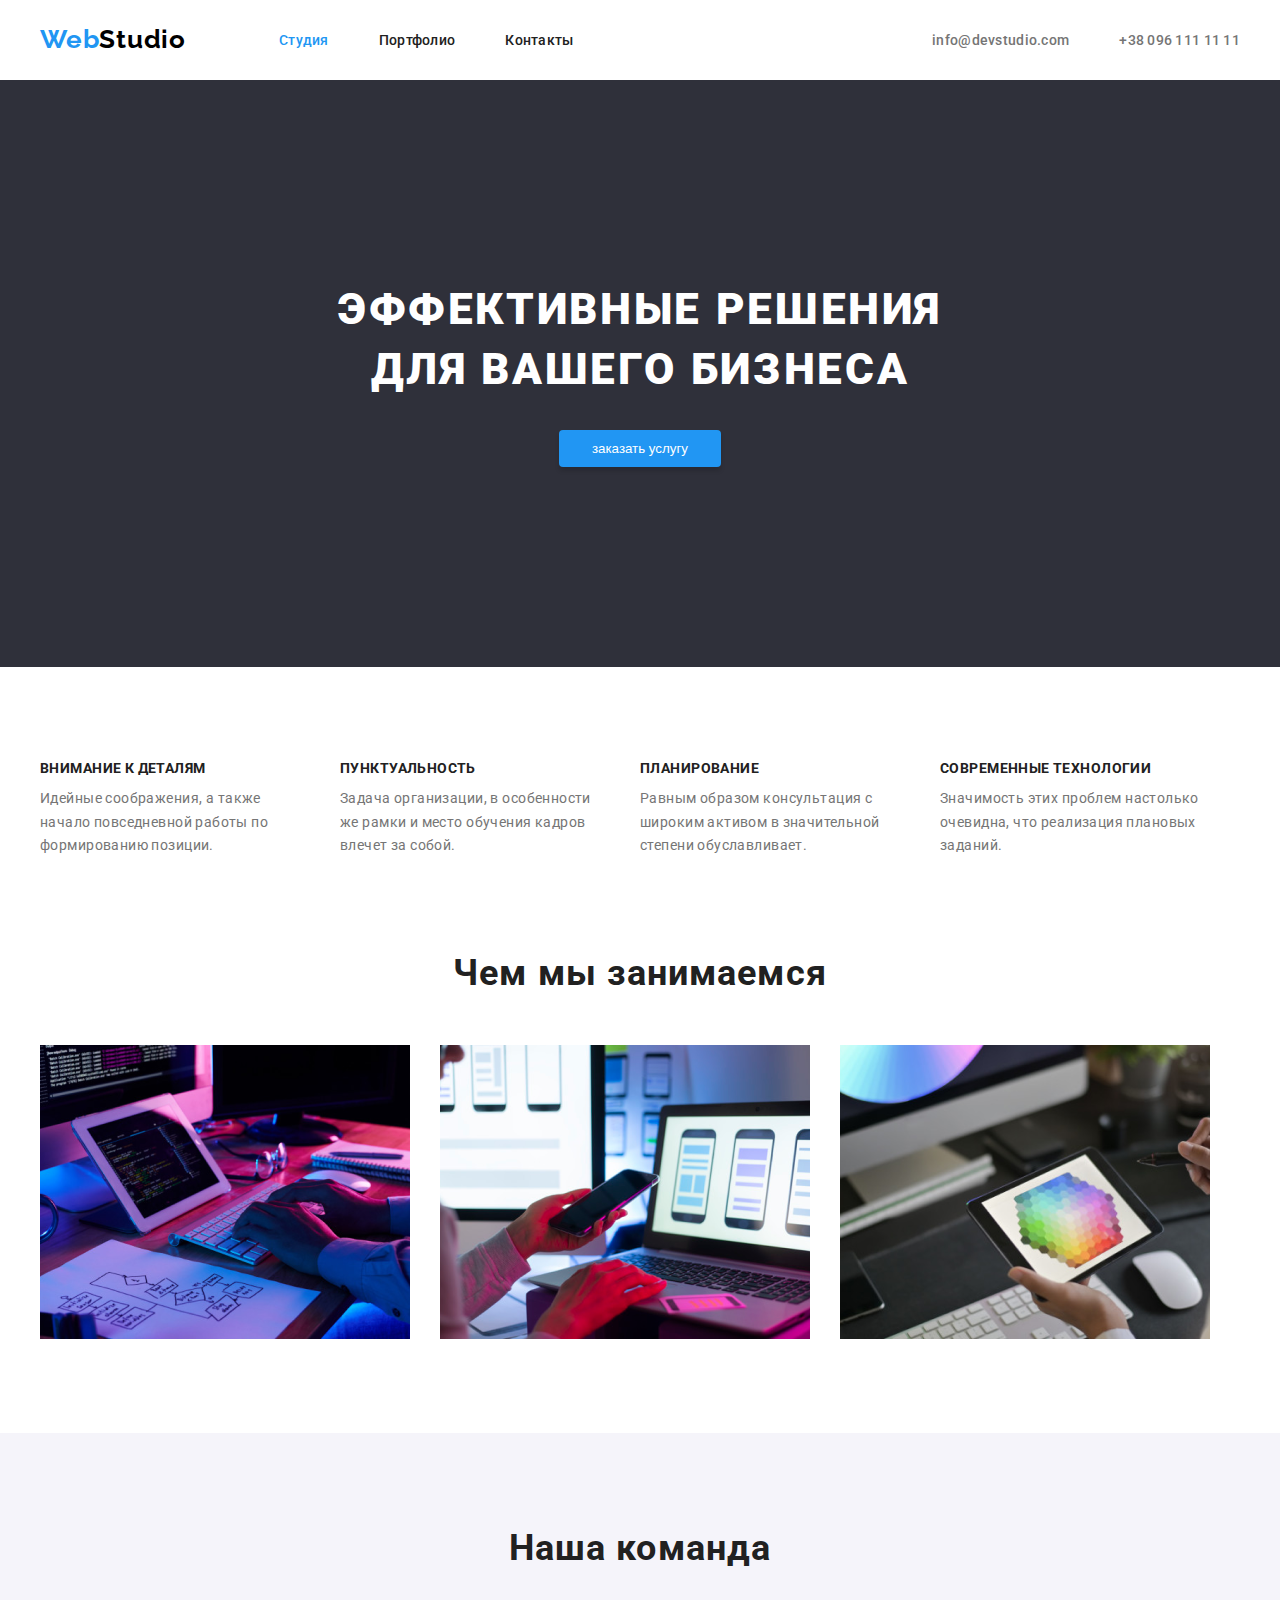
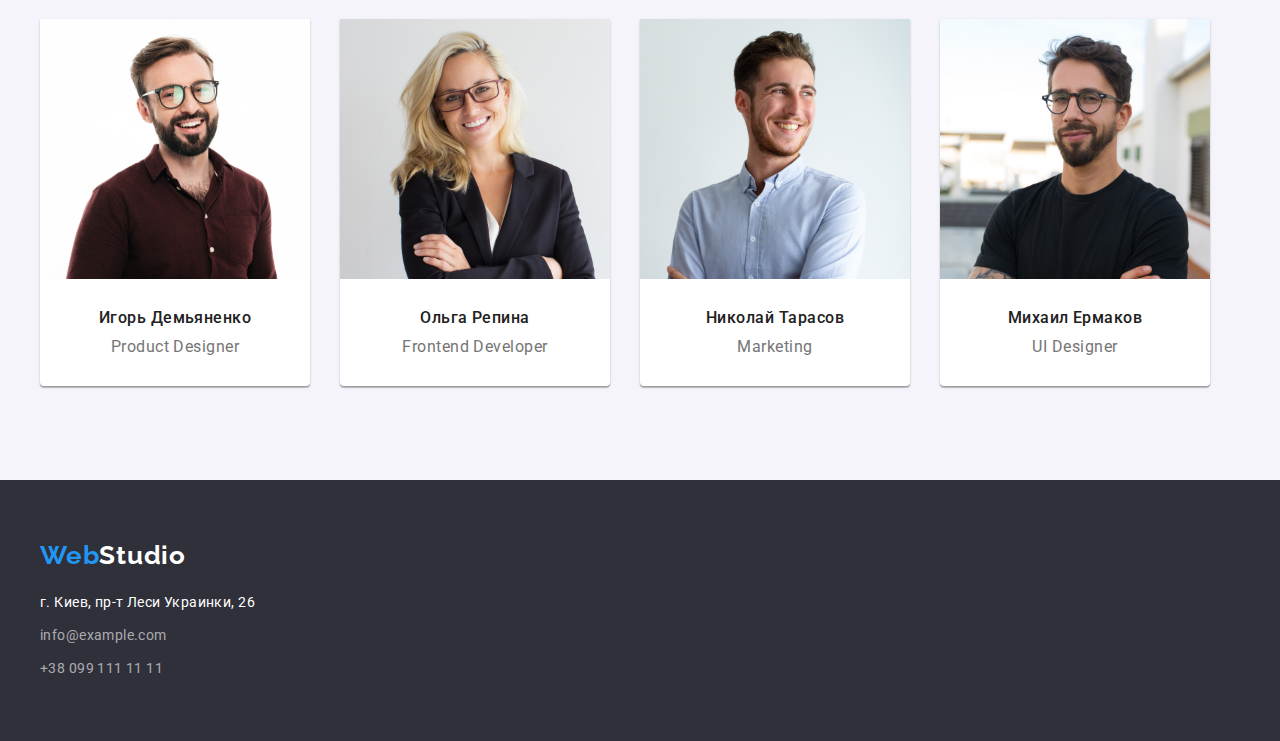
<file: index.html>
<!DOCTYPE html>
<html lang="ru">
<head>
    <meta charset="UTF-8">
    <meta name="viewport" content="width=device-width, initial-scale=1.0">
    <title>WebStudio</title> 
    <link rel="preconnect" href="https://fonts.gstatic.com">
    <link href="https://fonts.googleapis.com/css2?family=Raleway:wght@700&family=Roboto:wght@400;500;700;900&display=swap"
        rel="stylesheet">
    <link rel="stylesheet" href="https://cdnjs.cloudflare.com/ajax/libs/modern-normalize/1.0.0/modern-normalize.min.css"
    integrity="sha512-ISS7cAi1PEhQ8jnbJpJZMd29NlhNj4AWYyLOSp2CE/CsHxTCu+r+t0D2yoJudVrd0/8fTVPUVDzY5Tvli75u/g=="
    crossorigin="anonymous" />
    <link rel="stylesheet" href="./css/styles.css"> 
</head>
<body>
    <header>
        <div class="container">
            <!--логотип-->
            <nav>
                <a class="logo" href="./index.html">Web<span>Studio</span></a>
                <!--навигация-сайта-->
                <ul class="nav-list">
                    <li class="item"><a class="link current" href="./index.html">студия</a></li>
                    <li class="item"><a class="link" href="./portfolio.html">портфолио</a></li>
                    <li class="item"><a class="link" href="./contacts.html">контакты</a></li>
                </ul>
            </nav>
            <!--контакты-->
            <ul class="contacts">
                <li class="item"><a class="link" href="mailto:info@devstudio.com">info@devstudio.com</a></li>
                <li class="item"><a class="link" href="tel:+380961111111">+38 096 111 11 11</a></li>
            </ul>
        </div>
        
       </header>

    <main>
        <!--баннер-->
        <section class="hero">
            <div class="container">
                <h1 class="title">эффективные решения <br> для вашего бизнеса</h1>
                <button class="button" type="button">заказать услугу</button>
            </div>
        </section>
        <!--Особенности-->
        <section class="features">
            <div class="container">
                <h2 class="visually-hidden">особенности</h2>
                <ul class="features-list">
                    <li class="item">
                        <h3 class="title">внимание к деталям</h3>
                        <p>идейные соображения, а также начало повседневной работы по формированию позиции.</p>
                    </li>
                    <li class="item">
                        <h3 class="title">пунктуальность</h3>
                        <p>задача организации, в особенности же рамки и место обучения кадров влечет за собой.</p>
                    </li>
                    <li class="item">
                        <h3 class="title">планирование</h3>
                        <p>равным образом консультация с широким активом в значительной степени обуславливает.</p>
                    </li>
                    <li class="item">
                        <h3 class="title">современные технологии</h3>
                        <p>значимость этих проблем настолько очевидна, что реализация плановых заданий.</p>
                    </li>
                </ul>
            </div>
           
        </section>

        <!--Чем мы занимаемся-->
        <section class="services">
            <div class="container">
                <h2 class="title">чем мы занимаемся</h2>
                <ul class="services-list">
                    <li class="item"><img src="./images/img1.png" alt="десктопные приложения" width="370"></li>
                    <li class="item"><img src="./images/img2.png" alt="мобильные приложения" width="370"></li>
                    <li class="item"><img src="./images/img3.png" alt="дизайнерские решения" width="370"></li>
                </ul>
            </div>
            
        </section>

        <!--Наша команда-->
        <section class="team">
            <div class="container"> 
                <h2 class="title">наша команда</h2>
                <ul class="team-list">
                    <li class="item">
                        <img src="./images/ighor-demianenko.jpg" alt="Фото сотрудника" width="270">
                        <div class="team-card">
                            <h3 class="title">игорь демьяненко</h3>
                            <p>product designer</p>
                        </div>
                    </li>
                    <li class="item">
                        <img src="./images/olga-repina.jpg" alt="Фото сотрудника" width="270">
                        <div class="team-card">
                            <h3 class="title">Ольга Репина</h3>
                            <p>frontend developer</p>
                        </div>
                    </li>
                    <li class="item">
                        <img src="./images/nikolay-tarasov.jpg" alt="Фото сотрудника" width="270">
                        <div class="team-card">
                            <h3 class="title">Николай Тарасов</h3>
                            <p>marketing</p>
                        </div>
                    </li>
                    <li class="item">
                        <img src="./images/mikhail-yermakov.jpg" alt="Фото сотрудника" width="270">
                       <div class="team-card">
                            <h3 class="title">Михаил Ермаков</h3>
                            <p>UI designer</p>
                       </div>
                    </li>
                </ul>
            </div>
            
        </section>
    </main>

    <footer class="footer">
        <div class="container">
            <!--логотип-->
            <a class="logo" href="./index.html">Web<span>Studio</span></a>
            <!--адрес-->
            <address>
                <p class="map">г. Киев, пр-т Леси Украинки, 26</p>
                <a class="link" href="mailto:info@example.com">info@example.com</a> 
                <a class="link" href="tel:+380991111111">+38 099 111 11 11</a>
            </address>
        </div>
    </footer>
</body>
</html>
</file>
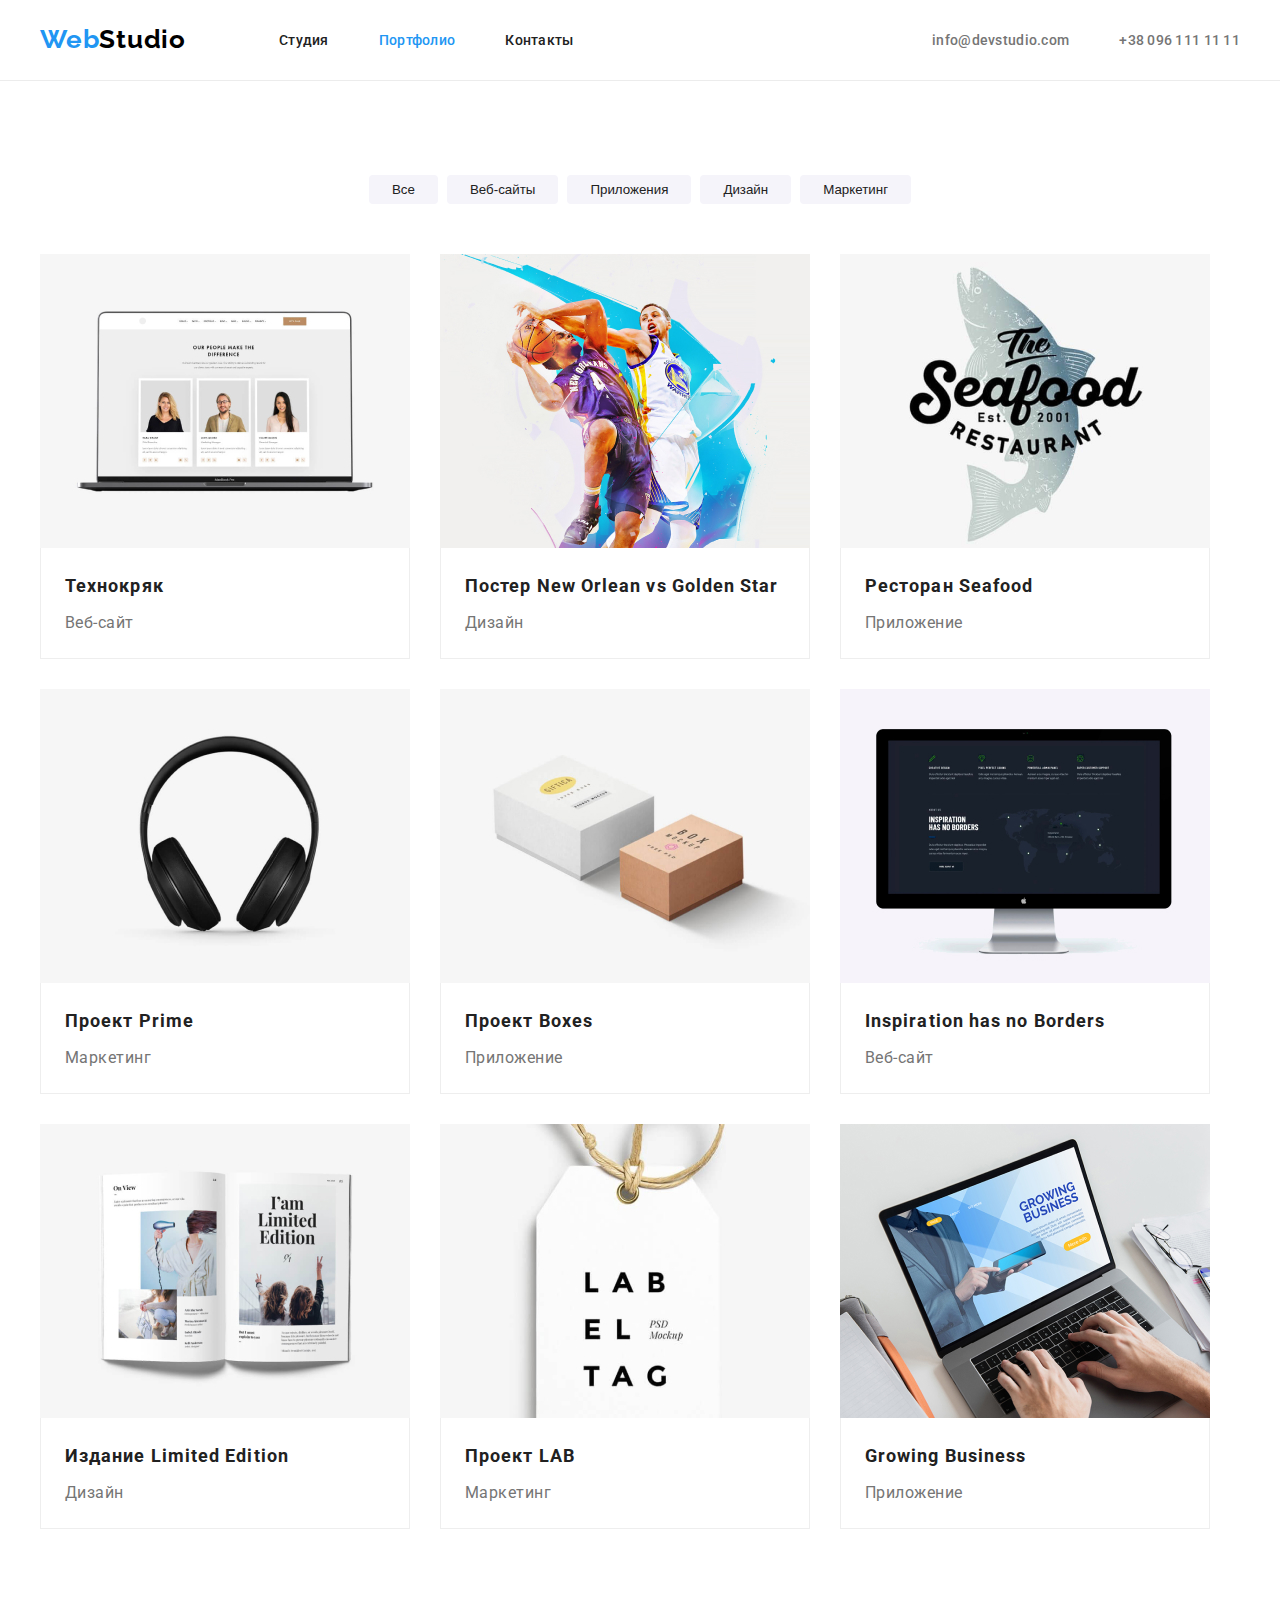
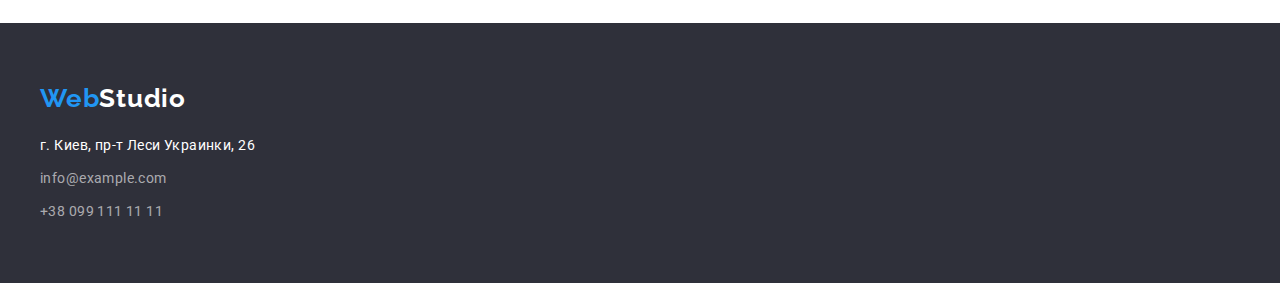
<file: portfolio.html>
<!DOCTYPE html>
<html lang="en">
<head>
    <meta charset="UTF-8">
    <meta name="viewport" content="width=device-width, initial-scale=1.0">
    <title>WebStudio</title>
    <link rel="preconnect" href="https://fonts.gstatic.com">
    <link href="https://fonts.googleapis.com/css2?family=Raleway:wght@700&family=Roboto:wght@400;500;700;900&display=swap"
    rel="stylesheet">
    <link rel="stylesheet" href="https://cdnjs.cloudflare.com/ajax/libs/modern-normalize/1.0.0/modern-normalize.min.css"
    integrity="sha512-ISS7cAi1PEhQ8jnbJpJZMd29NlhNj4AWYyLOSp2CE/CsHxTCu+r+t0D2yoJudVrd0/8fTVPUVDzY5Tvli75u/g=="
    crossorigin="anonymous" />
    <link rel="stylesheet" href="./css/styles.css">
</head>
<body>
    <header class="portfolio-header">
        <div class="container">
            <!--логотип-->
            <nav>
                <a class="logo" href="./index.html">Web<span>Studio</span></a>
                <!--навигация-сайта-->
                <ul class="nav-list">
                    <li class="item" ><a class="link" href="./index.html">студия</a></li>
                    <li class="item" ><a class="link current" href="./portfolio.html">портфолио</a></li>
                    <li class="item" ><a class="link" href="./contacts.html">контакты</a></li>
                </ul>
            </nav>
            <!--контакты-->
            <ul class="contacts">
                <li class="item"><a class="link" href="mailto:info@devstudio.com">info@devstudio.com</a></li>
                <li class="item"><a class="link" href="tel:+380961111111">+38 096 111 11 11</a></li>
            </ul>
        </div>
       
    </header>
    <main >
        <section class="our-works">
            <div class="container">
            <!-- <h1>наши работы</h1> -->
            <ul class="filter">
                <li class="item"><button class="button" type="button">Все</button></li>
                <li class="item"><button class="button" type="button">Веб-сайты</button></li>
                <li class="item"><button class="button" type="button">Приложения</button></li>
                <li class="item"><button class="button" type="button">Дизайн</button></li>
                <li class="item"><button class="button" type="button">Маркетинг</button></li>
            </ul>
        
            <ul class="gallery">
                <li class="item">
                    <a class="link" href="#">
                        <img class="gallery-img" src="./images/project-1.jpg" alt="проект 1" width="370">
                        <div class="card-content">
                            <h2 class="gallery-title">Технокряк</h2>
                            <p class="gallery-work">Веб-сайт</p>
                        </div>
                        
                    </a>
        
                </li>
                <li class="item">
                    <a class="link" href="#">
                        <img class="gallery-img" src="./images/project-2.jpg" alt="проект 2" width="370">
                        <div class="card-content">
                            <h2 class="gallery-title">Постер New Orlean vs Golden Star</h2>
                            <p class="gallery-work">Дизайн</p>
                        </div> 
                    </a>
                </li>
                <li class="item">
                    <a class="link" href="">
                        <img class="gallery-img" src="./images/project-3.jpg" alt="проект 3" width="370">
                        <div class="card-content">
                            <h2 class="gallery-title">Ресторан Seafood</h2>
                            <p class="gallery-work">Приложение</p>
                        </div>
                    </a>
                </li>
                <li class="item">
                    <a class="link" href="">
                        <img class="gallery-img" src="./images/project-4.jpg" alt="проект 4" width="370">
                        <div class="card-content">
                            <h2 class="gallery-title">Проект Prime</h2>
                            <p class="gallery-work">Маркетинг</p>
                        </div> 
                    </a>
                </li>
                <li class="item">
                    <a class="link" href="">
                        <img class="gallery-img" src="./images/project-5.jpg" alt="проект 5" width="370">
                        <div class="card-content">
                            <h2 class="gallery-title">Проект Boxes</h2>
                            <p class="gallery-work">Приложение</p>
                        </div> 
                    </a>
                </li>
                <li class="item">
                    <a class="link" href="">
                        <img class="gallery-img" src="./images/project-6.jpg" alt="проект 6" width="370">
                        <div class="card-content">
                            <h2 class="gallery-title">Inspiration has no Borders</h2>
                            <p class="gallery-work">Веб-сайт</p>
                        </div> 
                    </a>
                </li>
                <li class="item">
                    <a class="link" href="">
                        <img class="gallery-img" src="./images/project-7.jpg" alt="проект 7" width="370">
                        <div class="card-content">
                            <h2 class="gallery-title">Издание Limited Edition</h2>
                            <p class="gallery-work">Дизайн</p>
                        </div> 
                    </a>
                </li>
                <li class="item">
                    <a class="link" href="">
                        <img class="gallery-img" src="./images/project-8.jpg" alt="проект 8" width="370">
                        <div class="card-content">
                            <h2 class="gallery-title">Проект LAB</h2>
                            <p class="gallery-work">Маркетинг</p>
                        </div> 
                    </a>
                </li>
                <li class="item">
                    <a class="link" href="">
                        <img class="gallery-img" src="./images/project-9.jpg" alt="проект 9" width="370">
                        <div class="card-content">
                            <h2 class="gallery-title"> Growing Business</h2>
                            <p class="gallery-work">Приложение</p>
                        </div> 
                    </a>
                </li>
            </ul>
            </div>
        </section>
       

    </main>
    <footer class="footer">
        <div class="container">
            <!--логотип-->
            <a class="logo" href="./index.html">Web<span>Studio</span></a>
            <!--адрес-->
            <address>
                <p class="map">г. Киев, пр-т Леси Украинки, 26</p>
                <a class="link" href="mailto:info@example.com">info@example.com</a>
                <a class="link" href="tel:+380991111111">+38 099 111 11 11</a>
            </address>
        </div>
       
    </footer>
</body>

</html>
</file>
<file: css/styles.css>
/* html {
  box-sizing: border-box;
} */

/* *,
*::before,
*::after {
  box-sizing: inherit;
} */

/* * {
  outline: solid tomato;
} */

:root {
  --primary-text-color: #757575;
  --title-text-color: #212121;
  --accent-color: #2196f3;
  --accent-color-2: #ffffff;
  --background-color: #2f303a;
  --logo-color: #000;
  --background-color-2: #f5f4fa;
  --address-color: #fff;
  --address-color-2: rgba(255, 255, 255, 0.6);
}

body {
  margin: 0 auto;
  padding: 0px;

  font-family: 'Roboto', sans-serif;
}

ul,
li {
  margin-bottom: 0px;
  margin-top: 0px;
  padding: 0px;

  list-style: none;
}

a {
  text-decoration: none;
}

h1,
h2,
h3,
p {
  margin-top: 0px;
  margin-bottom: 0px;
  padding: 0px;
}

img {
  display: block;
  max-width: 100%;
  height: auto;
}

header .container {
  display: flex;
  align-items: center;
  /* justify-content: space-between; */
}

.portfolio-header {
  border-bottom: 1px solid #ececec;
}

nav {
  display: flex;
}

.nav-list {
  display: flex;
}

.contacts {
  display: flex;
  margin-left: auto;
}

.nav-list .item:not(:last-child),
.contacts .item:not(:last-child) {
  margin-right: 50px;
}

.nav-list .link,
.contacts .link {
  display: block;
  padding-top: 32px;
  padding-bottom: 32px;
}

.logo {
  padding-top: 24px;
  padding-bottom: 25px;
  margin-right: 93px;

  color: var(--accent-color);
  font-family: 'Raleway', sans-serif;
  font-size: 26px;
  font-weight: 700;
  letter-spacing: 0.03em;
  line-height: 1.19;
}

.logo span {
  color: var(--logo-color);
}

.footer .logo span {
  color: var(--accent-color-2);
}

.footer .logo {
  display: inline-block;
  padding-top: 0px;
  padding-bottom: 0px;
  margin-bottom: 20px;
  margin-right: auto;
}

.nav-list .link {
  display: block;

  color: var(--title-text-color);
  font-size: 14px;
  font-weight: 500;
  letter-spacing: 0.02em;
  line-height: 1, 14;
  text-transform: capitalize;
}

.nav-list .link:hover,
.nav-list .link:focus,
.nav-list .link.current {
  color: var(--accent-color);
}

.contacts .link {
  display: block;

  color: var(--primary-text-color);
  font-size: 14px;
  font-weight: 500;
  line-height: 1, 14;
  letter-spacing: 0.02em;
}

.contacts .link:hover,
.contacts .link:focus {
  color: var(--accent-color);
}

.hero {
  padding-bottom: 200px;
  padding-top: 200px;

  background-color: var(--background-color);
  text-align: center;
}

.hero .title {
  margin: 0px;
  margin-bottom: 30px;

  color: var(--accent-color-2);
  font-size: 44px;
  font-weight: 900;
  letter-spacing: 0.06em;
  line-height: 1.36;
  text-transform: uppercase;
  /* background: green; */
}

.button {
  display: inline-block;
  padding: 10px 32px;
  border: 1px solid transparent;
  border-radius: 4px;

  color: var(--title-text-color);
  background-color: var(--background-color-2);
  text-align: center;
}

.hero .button {
  box-shadow: 0px 4px 4px rgba(0, 0, 0, 0.15);
  color: var(--accent-color-2);
  background-color: var(--accent-color);
}

.button:hover,
.button:focus,
.filter .button:hover,
.filter .button:focus {
  color: var(--accent-color-2);
  background-color: var(--accent-color);
}

.filter .button {
  border-radius: 4px;
  padding: 6px 22px;
  /* margin-bottom: 34px; */

  color: var(--title-text-color);
  background-color: var(--background-color-2);
}

.features {
  padding-top: 94px;
  padding-bottom: 94px;
  /* background: red; */
}

.visually-hidden {
  position: absolute;
  width: 1px;
  height: 1px;
  margin: -1px;
  border: 0;
  padding: 0;
  clip: rect(0 0 0 0);
  overflow: hidden;
}

.features-list {
  display: flex;
}

.features-list .item {
  width: 270px;
}

.features-list .item:not(:last-child) {
  margin-right: 30px;
}
.features .title {
  margin-bottom: 10px;

  color: var(--title-text-color);
  font-size: 14px;
  letter-spacing: 0.03em;
  font-weight: 700;
  line-height: 1.14;
  text-transform: uppercase;
  /* background: blue; */
}

.features p {
  margin-bottom: 0px;
  margin-top: 0px;

  color: var(--primary-text-color);
  font-size: 14px;
  letter-spacing: 0.03em;
  line-height: 1.71;
  /* background: #000; */
}

.features p::first-letter {
  text-transform: capitalize;
}

.services {
  padding-top: 0px;
  padding-bottom: 94px;
  /* background: green; */
}

.services-list,
.team-list {
  display: flex;
}

.services .item:not(:last-child) {
  margin-right: 30px;
}

.services .title,
.team .title {
  margin-bottom: 50px;

  color: var(--title-text-color);
  font-size: 36px;
  font-weight: 700;
  letter-spacing: 0.03em;
  line-height: 1.17;
  text-align: center;
}

.services .title::first-letter,
.team .title::first-letter {
  text-transform: capitalize;
}

/* .services img {
  display: block;
} */

.team {
  padding-bottom: 94px;
  padding-top: 94px;

  background-color: var(--background-color-2);
  text-align: center;
}

.team-list .item:not(:last-child) {
  margin-right: 30px;
}

/* .team h2 {
  color: var(--title-text-color);
  font-size: 36px;
  font-weight: 700;
  letter-spacing: 1.08px;
} */

/* .team img {
  margin-bottom: 30px;
  display: block;
} */

.team-card {
  padding-top: 30px;
  padding-bottom: 30px;
  padding-right: 10px;
  padding-left: 10px;
}

.team-list .title {
  margin-bottom: 10px;

  color: var(--title-text-color);
  font-size: 16px;
  font-weight: 500;
  letter-spacing: 0.03em;
  text-transform: capitalize;
  /* background: teal; */
}

.team p {
  margin-bottom: 0px;
  /* margin-bottom: 30px; */

  color: var(--primary-text-color);
  font-size: 16px;
  letter-spacing: 0.03em;
  text-transform: capitalize;
  /* background: tomato; */
}

.team-list .item {
  box-shadow: 0px 1px 3px rgba(0, 0, 0, 0.12), 0px 1px 1px rgba(0, 0, 0, 0.14),
    0px 2px 1px rgba(0, 0, 0, 0.2);
  border-radius: 0px 0px 4px 4px;
  width: 270px;

  background-color: var(--accent-color-2);
}

.footer {
  padding-top: 60px;
  padding-bottom: 60px;

  background-color: var(--background-color);
  font-style: normal;
}

.map {
  color: var(--address-color);
  font-weight: 400;
  font-size: 14px;
  font-style: normal;
  line-height: 1.71;
  letter-spacing: 0.03em;
  margin-bottom: 9px;
}

/* address p {
  margin-bottom: 9px;
} */

address .link {
  display: block;

  font-style: normal;
  font-weight: 400;
  font-size: 14px;
  line-height: 1.71;
  letter-spacing: 0.03em;
  color: var(--address-color-2);
}

address .link:not(:last-child) {
  margin-bottom: 9px;
}

/* Portfolio */

.our-works {
  padding: 94px 0;
  margin: 0px;
  /* background: blue; */
}

.filter {
  display: flex;
  margin-bottom: 50px;
  justify-content: center;
}

.filter .item:not(:last-child) {
  margin-right: 9px;
}

.gallery {
  display: flex;
  flex-wrap: wrap;
}

.gallery .item {
  width: 370px;
}

.gallery .item:not(:nth-child(3n)) {
  margin-right: 30px;
}

.gallery .item:not(:nth-last-child(-n + 3)) {
  margin-bottom: 30px;
}

/* .gallery-img {
  display: block;
  width: 370px;
  height: 294px;
  margin-bottom: 20px;
  border: 1px solid #eeeeee;
} */

.gallery-title {
  margin-bottom: 4px;

  color: var(--title-text-color);
  font-weight: 700;
  font-size: 18px;
  line-height: 2;
  letter-spacing: 0.06em;
  /* background: green; */
}

.gallery-work {
  /* margin-bottom: 20px; */

  color: var(--primary-text-color);
  font-size: 16px;
  line-height: 1.87;
  letter-spacing: 0.03em;
  /* background: tomato; */
}

.container {
  margin-left: auto;
  margin-right: auto;
  width: 1200px;
  padding: 0 15px;
}

.gallery .link {
  display: inline-block;
  margin-top: 0px;
  margin-bottom: 0px;
  /* border: 1px solid #eeeeee; */
}

.card-content {
  padding-top: 20px;
  padding-bottom: 20px;
  padding-left: 24px;
  padding-right: 24px;
  background: #ffffff;
  border-left: 1px solid #eeeeee;
  border-right: 1px solid #eeeeee;
  border-bottom: 1px solid #eeeeee;
}
</file>
